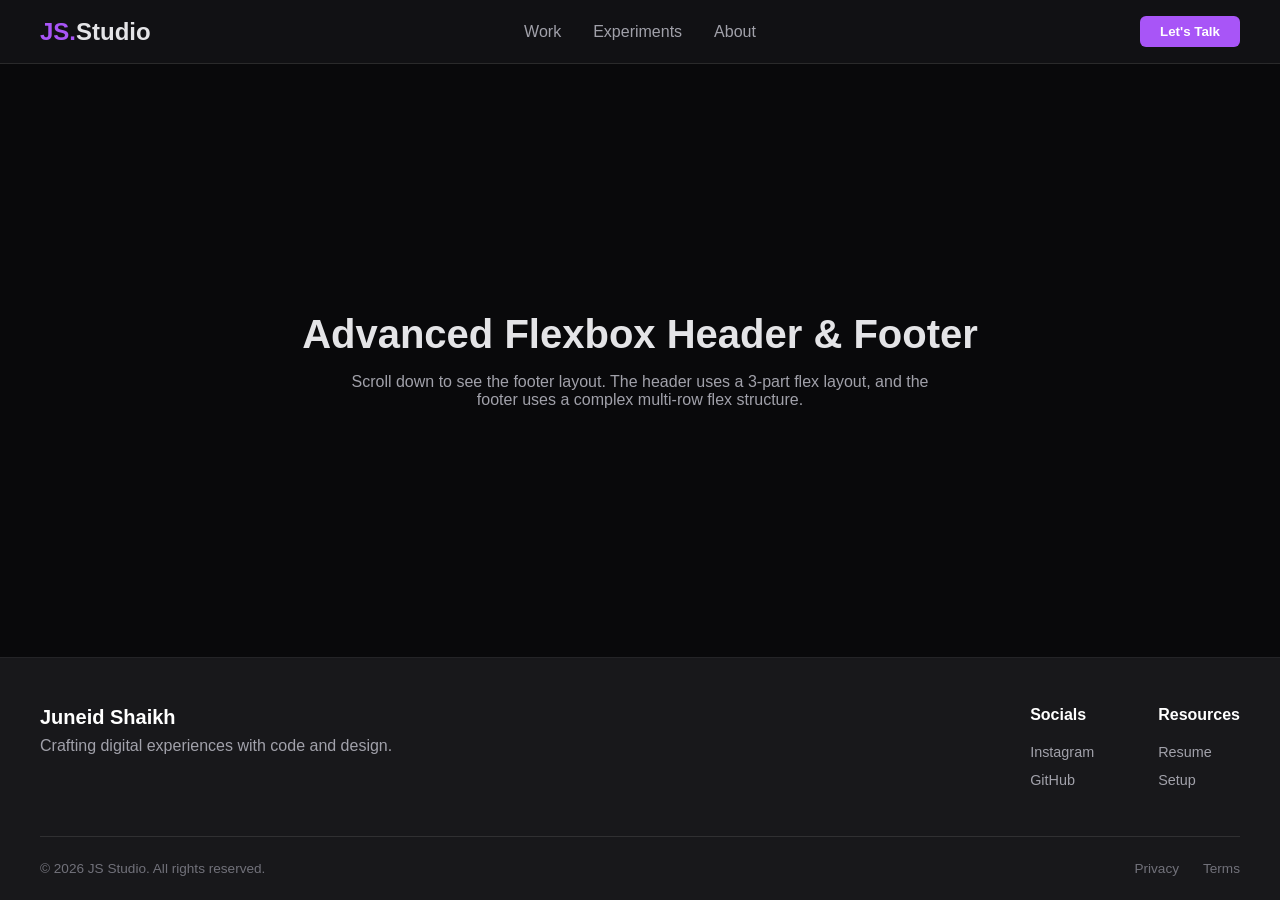
<file: programme10/index.html>
<!DOCTYPE html>
<html lang="en">
<head>
    <meta charset="UTF-8">
    <meta name="viewport" content="width=device-width, initial-scale=1.0">
    <title>Advanced Flexbox Layout - Portfolio</title>
    <link rel="stylesheet" href="style.css">
</head>
<body>
    <!-- Advanced Flexbox Header -->
    <header class="glass-topbar">
        <div class="topbar-brand">
            <span class="brand-highlight">JS.</span>Studio
        </div>
        
        <nav class="topbar-menu">
            <a href="#work">Work</a>
            <a href="#experiments">Experiments</a>
            <a href="#about">About</a>
        </nav>

        <div class="topbar-action">
            <button class="contact-btn">Let's Talk</button>
        </div>
    </header>

    <main class="dummy-content">
        <h1>Advanced Flexbox Header & Footer</h1>
        <p>Scroll down to see the footer layout. The header uses a 3-part flex layout, and the footer uses a complex multi-row flex structure.</p>
    </main>

    <!-- Advanced Flexbox Footer -->
    <footer class="glass-base">
        <div class="base-top-row">
            <div class="base-info">
                <h3>Juneid Shaikh</h3>
                <p>Crafting digital experiences with code and design.</p>
            </div>
            
            <div class="base-links-group">
                <div class="link-column">
                    <h4>Socials</h4>
                    <a href="#">Instagram</a>
                    <a href="#">GitHub</a>
                </div>
                <div class="link-column">
                    <h4>Resources</h4>
                    <a href="#">Resume</a>
                    <a href="#">Setup</a>
                </div>
            </div>
        </div>

        <div class="base-bottom-row">
            <p>&copy; 2026 JS Studio. All rights reserved.</p>
            <div class="legal-links">
                <a href="#">Privacy</a>
                <a href="#">Terms</a>
            </div>
        </div>
    </footer>
</body>
</html>
</file>
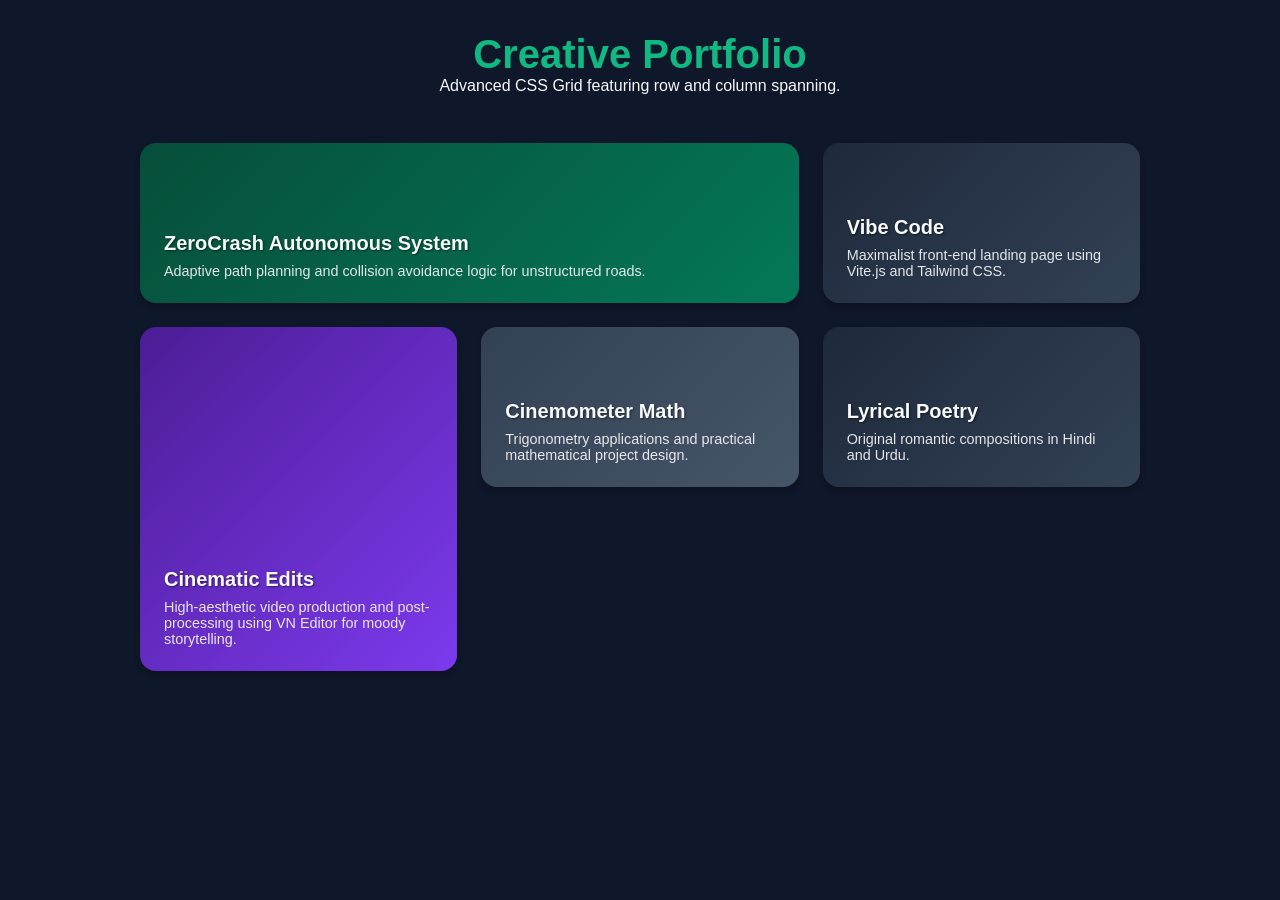
<file: programme12/index.html>
<!DOCTYPE html>
<html lang="en">
<head>
    <meta charset="UTF-8">
    <meta name="viewport" content="width=device-width, initial-scale=1.0">
    <title>Digital Creations - Bento Grid</title>
    <link rel="stylesheet" href="style.css">
</head>
<body>
    <div class="showcase-wrap">
        <header class="showcase-head">
            <h1>Creative Portfolio</h1>
            <p>Advanced CSS Grid featuring row and column spanning.</p>
        </header>

        <main class="bento-grid-layout">
            <!-- Spans 2 columns -->
            <article class="bento-card span-col-2 deep-emerald">
                <h2>ZeroCrash Autonomous System</h2>
                <p>Adaptive path planning and collision avoidance logic for unstructured roads.</p>
            </article>

            <!-- Regular card -->
            <article class="bento-card slate-dark">
                <h2>Vibe Code</h2>
                <p>Maximalist front-end landing page using Vite.js and Tailwind CSS.</p>
            </article>

            <!-- Spans 2 rows -->
            <article class="bento-card span-row-2 neon-purple">
                <h2>Cinematic Edits</h2>
                <p>High-aesthetic video production and post-processing using VN Editor for moody storytelling.</p>
            </article>

            <!-- Regular card -->
            <article class="bento-card slate-light">
                <h2>Cinemometer Math</h2>
                <p>Trigonometry applications and practical mathematical project design.</p>
            </article>

            <!-- Regular card -->
            <article class="bento-card slate-dark">
                <h2>Lyrical Poetry</h2>
                <p>Original romantic compositions in Hindi and Urdu.</p>
            </article>
        </main>
    </div>
</body>
</html>
</file>
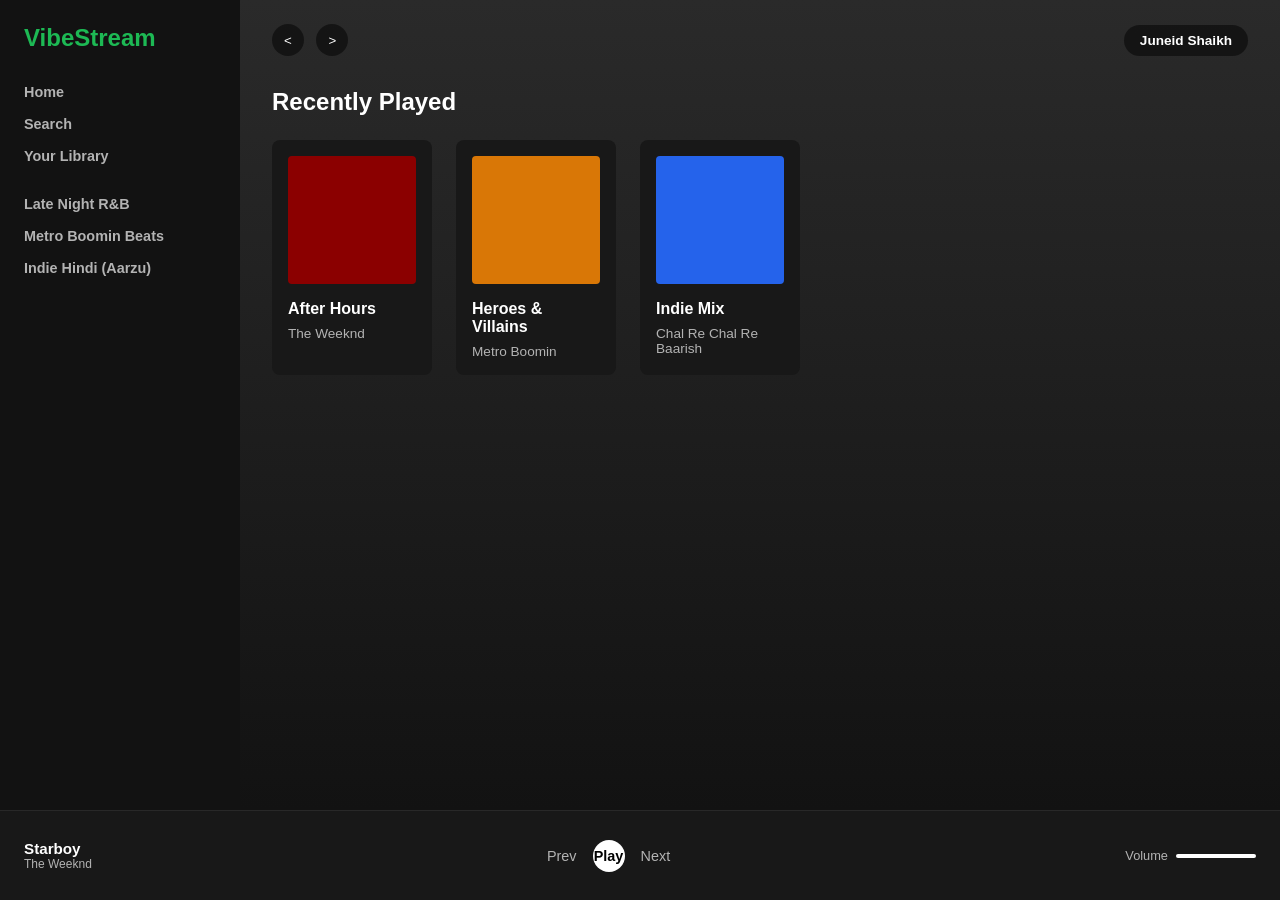
<file: programme13/index.html>
<!DOCTYPE html>
<html lang="en">
<head>
    <meta charset="UTF-8">
    <meta name="viewport" content="width=device-width, initial-scale=1.0">
    <title>VibeStream - Grid & Flexbox</title>
    <link rel="stylesheet" href="style.css">
</head>
<body>
    <!-- CSS GRID: Main App Container -->
    <div class="app-container">
        
        <!-- SIDEBAR (Grid Item, contains Flexbox) -->
        <aside class="side-panel">
            <div class="brand">VibeStream</div>
            <nav class="side-nav">
                <a href="#">Home</a>
                <a href="#">Search</a>
                <a href="#">Your Library</a>
            </nav>
            <div class="playlist-links">
                <a href="#">Late Night R&B</a>
                <a href="#">Metro Boomin Beats</a>
                <a href="#">Indie Hindi (Aarzu)</a>
            </div>
        </aside>

        <!-- MAIN CONTENT (Grid Item, contains Flexbox) -->
        <main class="main-view">
            <header class="top-bar">
                <div class="nav-buttons">
                    <button>&lt;</button>
                    <button>&gt;</button>
                </div>
                <div class="user-profile">Juneid Shaikh</div>
            </header>

            <section class="content-section">
                <h2>Recently Played</h2>
                <!-- FLEXBOX: Card Row -->
                <div class="album-row">
                    <div class="album-card">
                        <div class="cover dark-cover"></div>
                        <h3>After Hours</h3>
                        <p>The Weeknd</p>
                    </div>
                    <div class="album-card">
                        <div class="cover orange-cover"></div>
                        <h3>Heroes & Villains</h3>
                        <p>Metro Boomin</p>
                    </div>
                    <div class="album-card">
                        <div class="cover blue-cover"></div>
                        <h3>Indie Mix</h3>
                        <p>Chal Re Chal Re Baarish</p>
                    </div>
                </div>
            </section>
        </main>

        <!-- BOTTOM PLAYER (Grid Item, contains Flexbox) -->
        <footer class="now-playing-bar">
            <!-- Flex Item 1 -->
            <div class="track-info">
                <h4>Starboy</h4>
                <p>The Weeknd</p>
            </div>
            
            <!-- Flex Item 2 -->
            <div class="player-controls">
                <button>Prev</button>
                <button class="play-btn">Play</button>
                <button>Next</button>
            </div>
            
            <!-- Flex Item 3 -->
            <div class="volume-control">
                <span>Volume</span>
                <div class="vol-bar"></div>
            </div>
        </footer>
        
    </div>
</body>
</html>
</file>
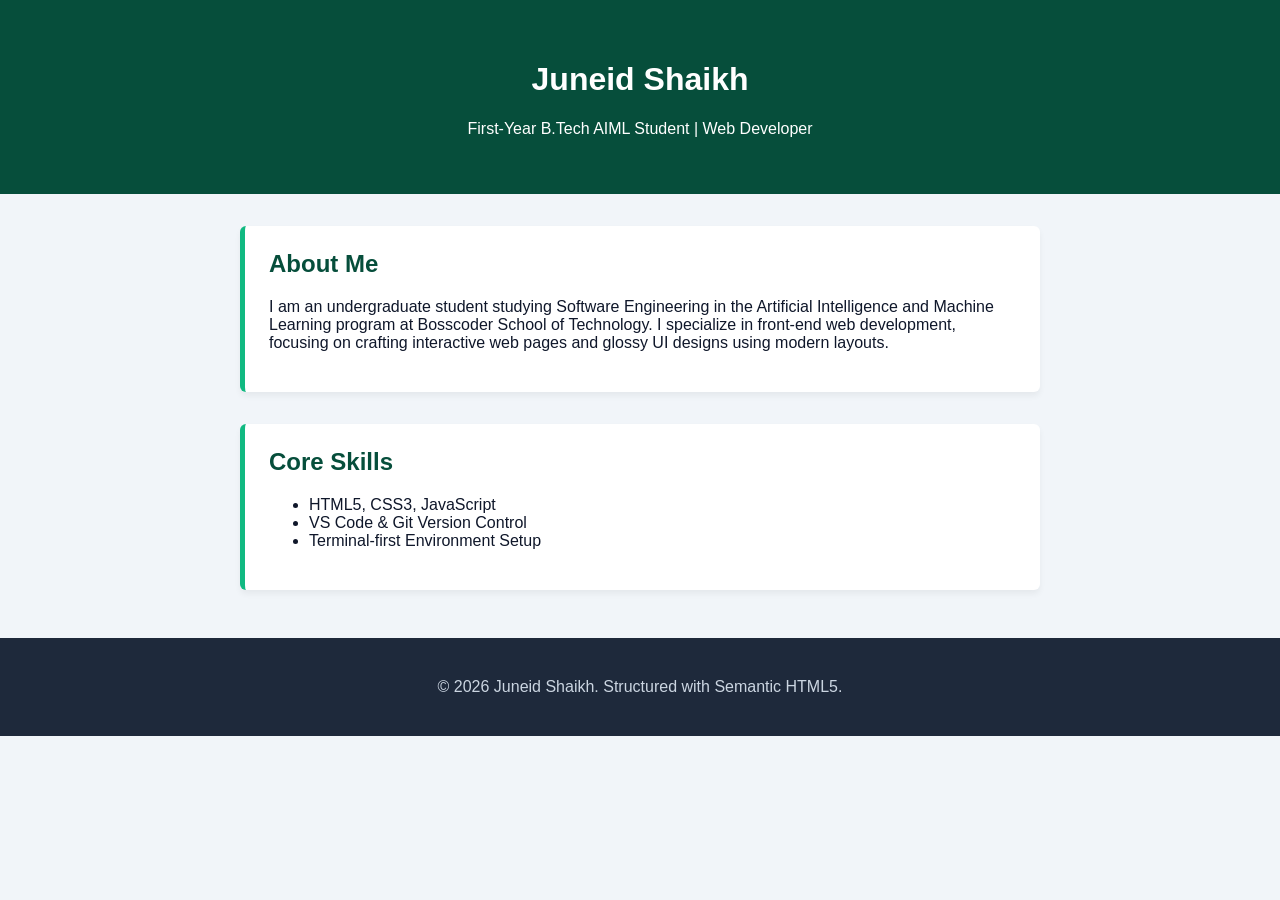
<file: programme5/index.html>
<!DOCTYPE html>
<html lang="en">
<head>
    <meta charset="UTF-8">
    <meta name="viewport" content="width=device-width, initial-scale=1.0">
    <title>Juneid Shaikh - Bio</title>
    <link rel="stylesheet" href="style.css">
</head>
<body>
    <header class="top-banner">
        <h1>Juneid Shaikh</h1>
        <p>First-Year B.Tech AIML Student | Web Developer</p>
    </header>

    <main class="page-wrap">
        <section class="info-block">
            <h2>About Me</h2>
            <p>I am an undergraduate student studying Software Engineering in the Artificial Intelligence and Machine Learning program at Bosscoder School of Technology. I specialize in front-end web development, focusing on crafting interactive web pages and glossy UI designs using modern layouts.</p>
        </section>

        <section class="info-block">
            <h2>Core Skills</h2>
            <ul>
                <li>HTML5, CSS3, JavaScript</li>
                <li>VS Code & Git Version Control</li>
                <li>Terminal-first Environment Setup</li>
            </ul>
        </section>
    </main>

    <footer class="bottom-footer">
        <p>&copy; 2026 Juneid Shaikh. Structured with Semantic HTML5.</p>
    </footer>
</body>
</html>
</file>
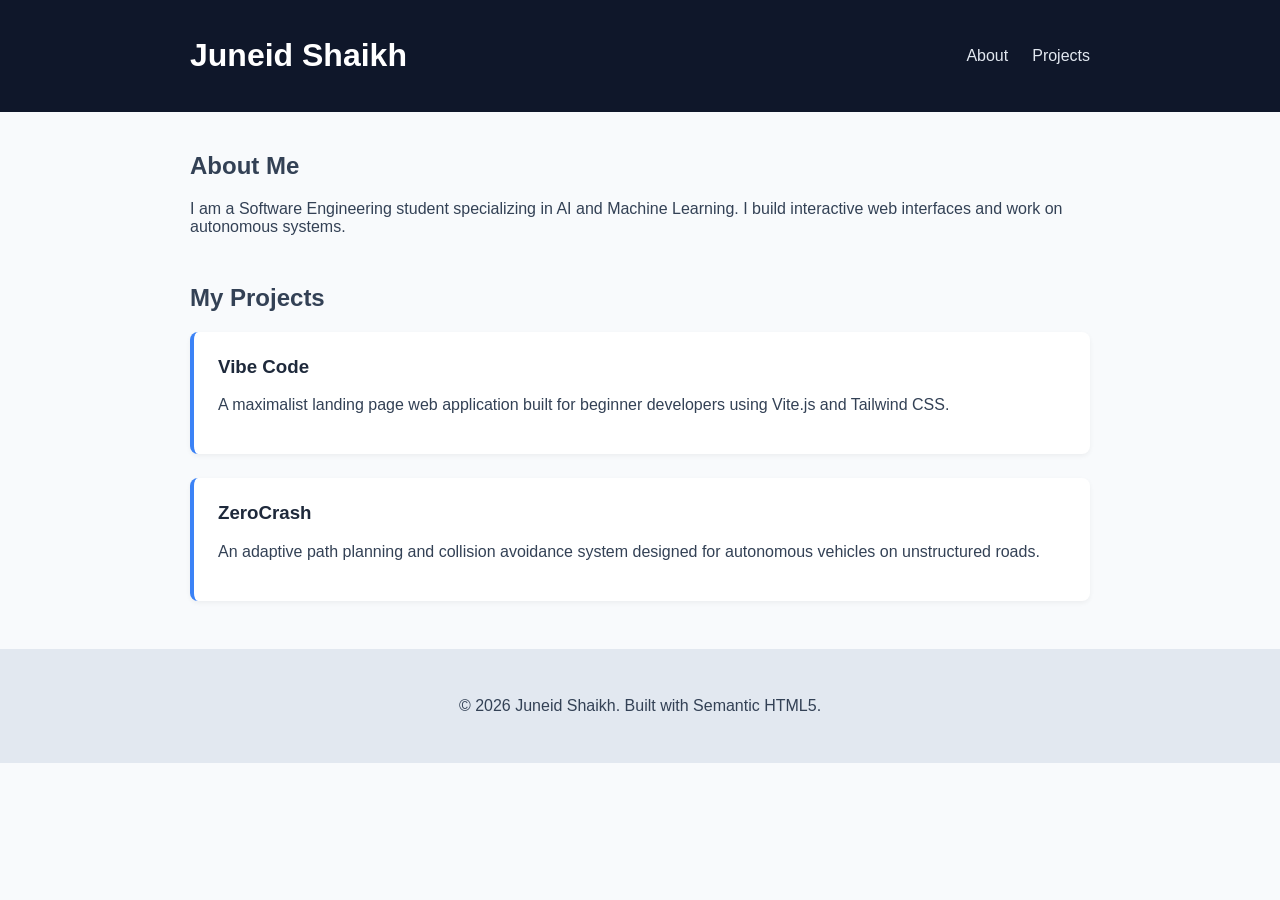
<file: programme6/index.html>
<!DOCTYPE html>
<html lang="en">
<head>
    <meta charset="UTF-8">
    <meta name="viewport" content="width=device-width, initial-scale=1.0">
    <title>Portfolio | Juneid Shaikh</title>
    <link rel="stylesheet" href="style.css">
</head>
<body>
    <header class="site-header">
        <div class="header-wrap">
            <h1>Juneid Shaikh</h1>
            <nav class="nav-menu">
                <ul>
                    <li><a href="#about">About</a></li>
                    <li><a href="#projects">Projects</a></li>
                </ul>
            </nav>
        </div>
    </header>

    <main class="portfolio-wrapper">
        <section id="about" class="content-section">
            <h2>About Me</h2>
            <p>I am a Software Engineering student specializing in AI and Machine Learning. I build interactive web interfaces and work on autonomous systems.</p>
        </section>

        <section id="projects" class="content-section">
            <h2>My Projects</h2>
            <div class="project-grid">
                <!-- Using semantic article tags for individual items -->
                <article class="project-item">
                    <h3>Vibe Code</h3>
                    <p>A maximalist landing page web application built for beginner developers using Vite.js and Tailwind CSS.</p>
                </article>
                
                <article class="project-item">
                    <h3>ZeroCrash</h3>
                    <p>An adaptive path planning and collision avoidance system designed for autonomous vehicles on unstructured roads.</p>
                </article>
            </div>
        </section>
    </main>

    <footer class="site-footer">
        <p>&copy; 2026 Juneid Shaikh. Built with Semantic HTML5.</p>
    </footer>
</body>
</html>
</file>
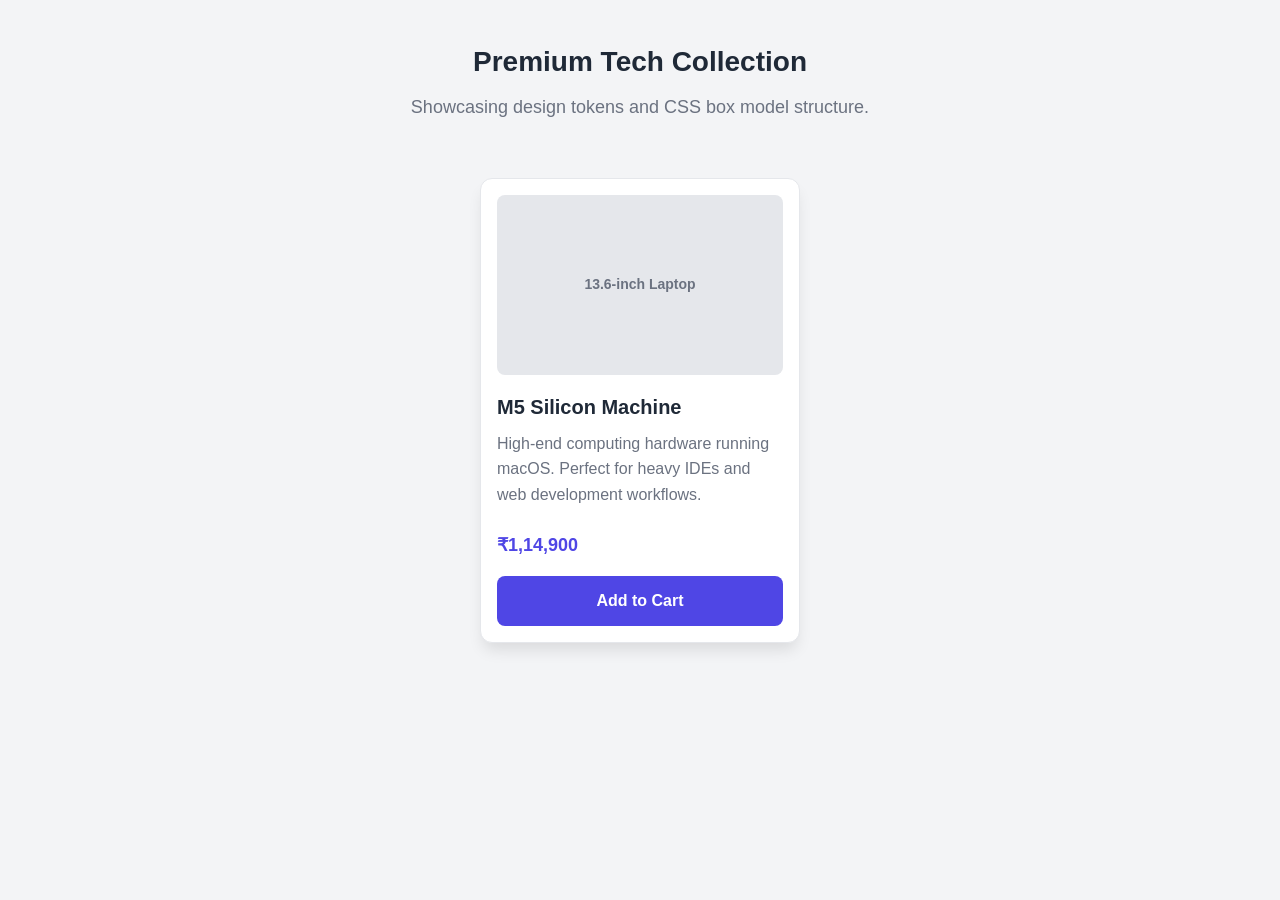
<file: programme7/index.html>
<!DOCTYPE html>
<html lang="en">
<head>
    <meta charset="UTF-8">
    <meta name="viewport" content="width=device-width, initial-scale=1.0">
    <title>Tech Gadgets - Typography & Box Model</title>
    <link rel="stylesheet" href="style.css">
</head>
<body>
    <div class="page-container">
        <header class="typography-header">
            <h1>Premium Tech Collection</h1>
            <p class="subtitle">Showcasing design tokens and CSS box model structure.</p>
        </header>

        <main class="product-showcase">
            <!-- Box Model Product Card -->
            <div class="gadget-card">
                <div class="card-image-box">
                    <span class="image-label">13.6-inch Laptop</span>
                </div>
                <div class="card-content">
                    <h2 class="card-title">M5 Silicon Machine</h2>
                    <p class="card-desc">High-end computing hardware running macOS. Perfect for heavy IDEs and web development workflows.</p>
                    <div class="price-tag">₹1,14,900</div>
                    <button class="buy-btn">Add to Cart</button>
                </div>
            </div>
        </main>
    </div>
</body>
</html>
</file>
<file: programme10/style.css>
/* Base Reset & Dark Theme */
* {
    margin: 0;
    padding: 0;
    box-sizing: border-box;
}

body {
    font-family: 'Segoe UI', Tahoma, Geneva, Verdana, sans-serif;
    background-color: #09090b; /* Very dark background */
    color: #e4e4e7;
    display: flex;
    flex-direction: column;
    min-height: 100vh; /* Ensures footer stays at the bottom */
}

/* 
   1. ADVANCED FLEXBOX HEADER (Glassmorphism)
*/
.glass-topbar {
    display: flex;
    justify-content: space-between; /* Pushes items to edges */
    align-items: center; /* Vertically centers items */
    padding: 1rem 2.5rem;
    background: rgba(24, 24, 27, 0.6);
    backdrop-filter: blur(12px); /* Glassmorphism effect */
    border-bottom: 1px solid rgba(255, 255, 255, 0.1);
    position: sticky;
    top: 0;
}

.topbar-brand {
    font-size: 1.5rem;
    font-weight: bold;
    flex: 1; /* Takes up 1 fraction of space */
}

.brand-highlight {
    color: #a855f7; /* Purple accent */
}

.topbar-menu {
    display: flex;
    gap: 2rem;
    flex: 2; /* Takes up more space to stay centered */
    justify-content: center;
}

.topbar-menu a {
    color: #a1a1aa;
    text-decoration: none;
    font-weight: 500;
    transition: color 0.3s;
}

.topbar-menu a:hover {
    color: #ffffff;
}

.topbar-action {
    flex: 1; /* Matches brand width to keep menu perfectly centered */
    display: flex;
    justify-content: flex-end;
}

.contact-btn {
    background-color: #a855f7;
    color: white;
    border: none;
    padding: 0.5rem 1.25rem;
    border-radius: 6px;
    font-weight: 600;
    cursor: pointer;
}

/* Main Content Area */
.dummy-content {
    flex-grow: 1; /* Pushes the footer to the bottom of the screen */
    display: flex;
    flex-direction: column;
    align-items: center;
    justify-content: center;
    padding: 4rem 2rem;
    text-align: center;
}

.dummy-content h1 {
    font-size: 2.5rem;
    margin-bottom: 1rem;
}

.dummy-content p {
    color: #a1a1aa;
    max-width: 600px;
}

/* 
   2. ADVANCED FLEXBOX FOOTER 
*/
.glass-base {
    background-color: #18181b;
    border-top: 1px solid rgba(255, 255, 255, 0.05);
    padding: 3rem 2.5rem 1.5rem;
    display: flex;
    flex-direction: column; /* Stacks top and bottom rows */
    gap: 3rem;
}

/* Footer Top Row: Split between brand info and links */
.base-top-row {
    display: flex;
    justify-content: space-between;
    flex-wrap: wrap; /* Allows wrapping on smaller screens */
    gap: 2rem;
}

.base-info h3 {
    font-size: 1.25rem;
    margin-bottom: 0.5rem;
    color: #ffffff;
}

.base-info p {
    color: #a1a1aa;
}

/* Footer Links: Flexbox inside Flexbox */
.base-links-group {
    display: flex;
    gap: 4rem;
}

.link-column {
    display: flex;
    flex-direction: column;
    gap: 0.75rem;
}

.link-column h4 {
    color: #ffffff;
    margin-bottom: 0.5rem;
}

.link-column a {
    color: #a1a1aa;
    text-decoration: none;
    font-size: 0.9rem;
}

/* Footer Bottom Row */
.base-bottom-row {
    display: flex;
    justify-content: space-between;
    align-items: center;
    padding-top: 1.5rem;
    border-top: 1px solid rgba(255, 255, 255, 0.1);
    font-size: 0.85rem;
    color: #71717a;
}

.legal-links {
    display: flex;
    gap: 1.5rem;
}

.legal-links a {
    color: #71717a;
    text-decoration: none;
}
</file>
<file: programme12/style.css>
/* Reset and Base */
* {
    margin: 0;
    padding: 0;
    box-sizing: border-box;
}

body {
    font-family: 'Segoe UI', Tahoma, Geneva, Verdana, sans-serif;
    background-color: #0f172a; /* Slate 900 background */
    color: #f8fafc;
    padding: 2rem;
}

.showcase-wrap {
    max-width: 1000px;
    margin: 0 auto;
}

.showcase-head {
    text-align: center;
    margin-bottom: 3rem;
}

.showcase-head h1 {
    font-size: 2.5rem;
    color: #10b981; /* Emerald green accent */
}

/* 
   ADVANCED CSS GRID (Bento Box Style)
*/
.bento-grid-layout {
    display: grid;
    /* Creates a responsive grid where columns automatically fit */
    grid-template-columns: repeat(auto-fit, minmax(250px, 1fr));
    /* Forces grid rows to be exactly 160px tall */
    grid-auto-rows: 160px; 
    gap: 1.5rem;
}

/* Base Card Styling */
.bento-card {
    border-radius: 16px;
    padding: 1.5rem;
    display: flex;
    flex-direction: column;
    justify-content: flex-end; /* Pushes text to the bottom of the card */
    transition: transform 0.3s ease, box-shadow 0.3s ease;
    box-shadow: 0 4px 6px rgba(0,0,0,0.2);
}

.bento-card:hover {
    transform: translateY(-5px);
    box-shadow: 0 10px 15px rgba(0,0,0,0.3);
}

.bento-card h2 {
    font-size: 1.25rem;
    margin-bottom: 0.5rem;
    text-shadow: 1px 1px 2px rgba(0,0,0,0.5);
}

.bento-card p {
    font-size: 0.9rem;
    opacity: 0.9;
}

/* 
   GRID SPANNING CAPABILITIES
*/
/* Forces this item to take up 2 columns horizontally */
.span-col-2 {
    grid-column: span 2;
}

/* Forces this item to take up 2 rows vertically */
.span-row-2 {
    grid-row: span 2;
}

/* Card Gradient Themes */
.deep-emerald {
    background: linear-gradient(135deg, #064e3b, #047857);
}

.slate-dark {
    background: linear-gradient(135deg, #1e293b, #334155);
}

.slate-light {
    background: linear-gradient(135deg, #334155, #475569);
}

.neon-purple {
    background: linear-gradient(135deg, #4c1d95, #7c3aed);
}

/* Responsive adjustments for mobile phones */
@media (max-width: 600px) {
    .span-col-2 {
        grid-column: span 1; /* Disables horizontal spanning on small screens */
    }
    
    .span-row-2 {
        grid-row: span 1; /* Disables vertical spanning on small screens */
    }
    
    .bento-grid-layout {
        grid-auto-rows: minmax(150px, auto); /* Allows cards to grow with content */
    }
}
</file>
<file: programme13/style.css>
/* Base Reset */
* {
    margin: 0;
    padding: 0;
    box-sizing: border-box;
}

body {
    font-family: 'Segoe UI', Tahoma, Geneva, Verdana, sans-serif;
    background-color: #000000;
    color: #ffffff;
    height: 100vh;
    overflow: hidden;
}

/* 
   1. MACRO-LAYOUT: CSS GRID 
   Defines the overall app structure (Sidebar + Main + Player)
*/
.app-container {
    display: grid;
    grid-template-columns: 240px 1fr; /* Sidebar is 240px, Main takes the rest */
    grid-template-rows: 1fr 90px;     /* Main area takes remaining height, Player is 90px */
    grid-template-areas: 
        "sidebar main"
        "player player"; /* Player spans across both columns at the bottom */
    height: 100vh;
}

/* Grid Area Assignments */
.side-panel { grid-area: sidebar; }
.main-view { grid-area: main; }
.now-playing-bar { grid-area: player; }

/* 
   2. MICRO-LAYOUT: FLEXBOX
*/

/* Sidebar Styling (Flex Column) */
.side-panel {
    background-color: #121212;
    display: flex;
    flex-direction: column;
    padding: 1.5rem;
    gap: 2rem;
}

.brand {
    font-size: 1.5rem;
    font-weight: bold;
    color: #1db954; /* Green accent */
}

.side-nav, .playlist-links {
    display: flex;
    flex-direction: column;
    gap: 1rem;
}

.side-panel a {
    color: #b3b3b3;
    text-decoration: none;
    font-weight: 600;
    font-size: 0.9rem;
}

.side-panel a:hover { color: #ffffff; }

/* Main View Styling */
.main-view {
    background: linear-gradient(180deg, #2a2a2a 0%, #121212 100%);
    padding: 1.5rem 2rem;
    overflow-y: auto;
}

/* Top Bar (Flex Row) */
.top-bar {
    display: flex;
    justify-content: space-between;
    align-items: center;
    margin-bottom: 2rem;
}

.nav-buttons button {
    background-color: rgba(0,0,0,0.5);
    color: white;
    border: none;
    border-radius: 50%;
    width: 32px;
    height: 32px;
    margin-right: 0.5rem;
}

.user-profile {
    background-color: rgba(0,0,0,0.5);
    padding: 0.5rem 1rem;
    border-radius: 99px;
    font-size: 0.85rem;
    font-weight: bold;
}

/* Album Row (Flex Row) */
.album-row {
    display: flex;
    gap: 1.5rem;
    margin-top: 1.5rem;
}

.album-card {
    background-color: #181818;
    padding: 1rem;
    border-radius: 8px;
    width: 160px;
    transition: background-color 0.3s;
}

.album-card:hover {
    background-color: #282828;
}

.cover {
    width: 100%;
    height: 128px;
    border-radius: 4px;
    margin-bottom: 1rem;
}
.dark-cover { background: #8b0000; }
.orange-cover { background: #d97706; }
.blue-cover { background: #2563eb; }

.album-card h3 {
    font-size: 1rem;
    margin-bottom: 0.5rem;
}

.album-card p {
    font-size: 0.85rem;
    color: #b3b3b3;
}

/* Bottom Player (Flex Row Spread) */
.now-playing-bar {
    background-color: #181818;
    border-top: 1px solid #282828;
    display: flex;
    justify-content: space-between;
    align-items: center;
    padding: 0 1.5rem;
}

.track-info h4 { font-size: 0.95rem; }
.track-info p { font-size: 0.75rem; color: #b3b3b3; }

.player-controls {
    display: flex;
    align-items: center;
    gap: 1rem;
}

.player-controls button {
    background: none;
    border: none;
    color: #b3b3b3;
    font-size: 0.9rem;
}

.play-btn {
    background-color: white !important;
    color: black !important;
    width: 32px;
    height: 32px;
    border-radius: 50%;
    font-weight: bold;
}

.volume-control {
    display: flex;
    align-items: center;
    gap: 0.5rem;
    font-size: 0.8rem;
    color: #b3b3b3;
}

.vol-bar {
    width: 80px;
    height: 4px;
    background-color: #ffffff;
    border-radius: 2px;
}
</file>
<file: programme5/style.css>
/* Body reset and slate color theme */
body {
    font-family: 'Segoe UI', Tahoma, Geneva, Verdana, sans-serif;
    background-color: #f1f5f9; /* Slate 100 */
    color: #0f172a; /* Slate 900 */
    margin: 0;
    padding: 0;
}

/* Banner styling using dark emerald */
.top-banner {
    background-color: #064e3b; /* Dark Emerald */
    color: #ffffff;
    text-align: center;
    padding: 2.5rem 1rem;
}

/* Custom layout wrapper (renamed from generic 'container') */
.page-wrap {
    max-width: 800px;
    margin: 2rem auto;
    padding: 0 1.5rem;
}

/* Semantic block styling */
.info-block {
    background: #ffffff;
    border-left: 5px solid #10b981; /* Emerald 500 */
    padding: 1.5rem;
    margin-bottom: 2rem;
    border-radius: 6px;
    box-shadow: 0 4px 6px rgba(0, 0, 0, 0.05);
}

.info-block h2 {
    margin-top: 0;
    color: #064e3b;
}

/* Footer styling */
.bottom-footer {
    text-align: center;
    padding: 1.5rem;
    background-color: #1e293b; /* Slate 800 */
    color: #cbd5e1;
    margin-top: 3rem;
}
</file>
<file: programme6/style.css>
/* Base styles and clean slate theme */
body {
    font-family: 'Segoe UI', Tahoma, Geneva, Verdana, sans-serif;
    margin: 0;
    background-color: #f8fafc;
    color: #334155;
}

/* Header layout using dark slate */
.site-header {
    background-color: #0f172a;
    color: white;
    padding: 1rem 0;
}

.header-wrap {
    max-width: 900px;
    margin: 0 auto;
    display: flex;
    justify-content: space-between;
    align-items: center;
    padding: 0 1.5rem;
}

/* Navigation menu styling */
.nav-menu ul {
    list-style: none;
    display: flex;
    gap: 1.5rem;
    margin: 0;
    padding: 0;
}

.nav-menu a {
    color: #e2e8f0;
    text-decoration: none;
    font-weight: 500;
}

/* Main content wrapper */
.portfolio-wrapper {
    max-width: 900px;
    margin: 2.5rem auto;
    padding: 0 1.5rem;
}

.content-section {
    margin-bottom: 3rem;
}

/* Project cards styling */
.project-grid {
    display: flex;
    flex-direction: column;
    gap: 1.5rem;
}

.project-item {
    background: white;
    padding: 1.5rem;
    border-radius: 8px;
    border-left: 4px solid #3b82f6; /* Blue accent */
    box-shadow: 0 2px 5px rgba(0,0,0,0.05);
}

.project-item h3 {
    margin-top: 0;
    color: #1e293b;
}

/* Semantic footer */
.site-footer {
    text-align: center;
    padding: 2rem;
    background-color: #e2e8f0;
    margin-top: 3rem;
}
</file>
<file: programme7/style.css>
/* =========================================
   1. DESIGN TOKENS (CSS Variables System)
   ========================================= */
:root {
    /* Color Tokens */
    --primary-bg: #f3f4f6; /* Light gray */
    --card-bg: #ffffff;
    --text-main: #1f2937;
    --text-muted: #6b7280;
    --accent-color: #4f46e5; /* Indigo */
    --accent-hover: #4338ca;
    
    /* Typography Tokens */
    --font-sans: 'Helvetica Neue', Arial, sans-serif;
    --text-sm: 0.875rem;
    --text-base: 1rem;
    --text-lg: 1.125rem;
    --text-xl: 1.25rem;
    --text-2xl: 1.75rem;
    --font-normal: 400;
    --font-bold: 700;

    /* Spacing & Box Model Tokens */
    --spacing-sm: 0.5rem;
    --spacing-md: 1rem;
    --spacing-lg: 1.5rem;
    --spacing-xl: 2.5rem;
    --radius-md: 8px;
    --radius-lg: 12px;
}

/* =========================================
   2. GLOBAL RESET & BOX MODEL (Viva Concept)
   ========================================= */
* {
    margin: 0;
    padding: 0;
    /* Includes padding and border inside the element's width/height */
    box-sizing: border-box; 
}

body {
    font-family: var(--font-sans);
    background-color: var(--primary-bg);
    color: var(--text-main);
    line-height: 1.6;
    padding: var(--spacing-xl);
}

/* =========================================
   3. TYPOGRAPHY STYLING
   ========================================= */
.typography-header {
    text-align: center;
    margin-bottom: var(--spacing-xl);
}

.typography-header h1 {
    font-size: var(--text-2xl);
    font-weight: var(--font-bold);
    color: var(--text-main);
    margin-bottom: var(--spacing-sm);
}

.subtitle {
    font-size: var(--text-lg);
    color: var(--text-muted);
}

/* =========================================
   4. BOX MODEL APPLIED (Product Card)
   ========================================= */
.product-showcase {
    display: flex;
    justify-content: center;
}

.gadget-card {
    background-color: var(--card-bg);
    width: 320px;
    border-radius: var(--radius-lg);
    border: 1px solid #e5e7eb;
    padding: var(--spacing-md); /* Box model inner space */
    margin: var(--spacing-md);  /* Box model outer space */
    box-shadow: 0 10px 15px -3px rgba(0, 0, 0, 0.1);
}

.card-image-box {
    background-color: #e5e7eb;
    height: 180px;
    border-radius: var(--radius-md);
    display: flex;
    align-items: center;
    justify-content: center;
    margin-bottom: var(--spacing-md);
}

.image-label {
    color: var(--text-muted);
    font-size: var(--text-sm);
    font-weight: var(--font-bold);
}

.card-title {
    font-size: var(--text-xl);
    margin-bottom: var(--spacing-sm);
}

.card-desc {
    font-size: var(--text-base);
    color: var(--text-muted);
    margin-bottom: var(--spacing-lg);
}

.price-tag {
    font-size: var(--text-lg);
    font-weight: var(--font-bold);
    color: var(--accent-color);
    margin-bottom: var(--spacing-md);
}

.buy-btn {
    display: block;
    width: 100%;
    background-color: var(--accent-color);
    color: #ffffff;
    border: none;
    padding: var(--spacing-md);
    border-radius: var(--radius-md);
    font-size: var(--text-base);
    font-weight: var(--font-bold);
    cursor: pointer;
}

.buy-btn:hover {
    background-color: var(--accent-hover);
}
</file>
